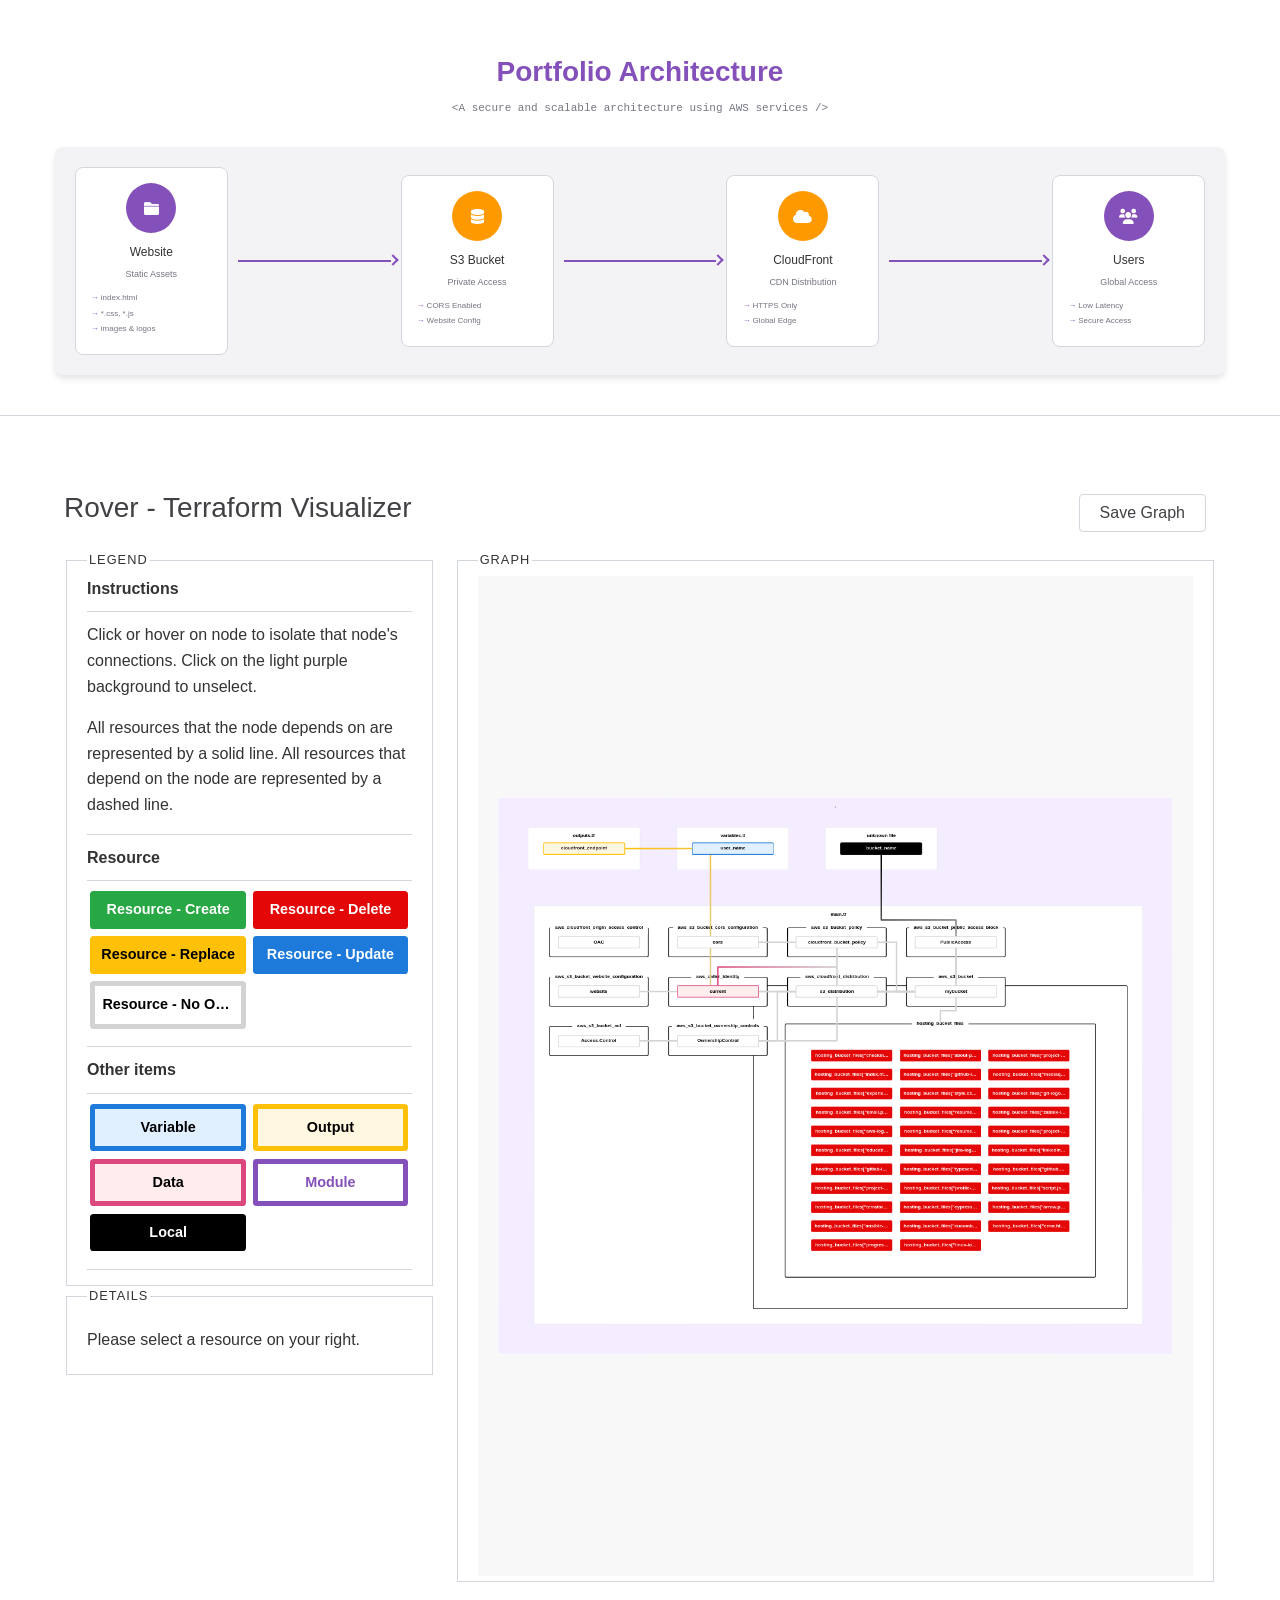
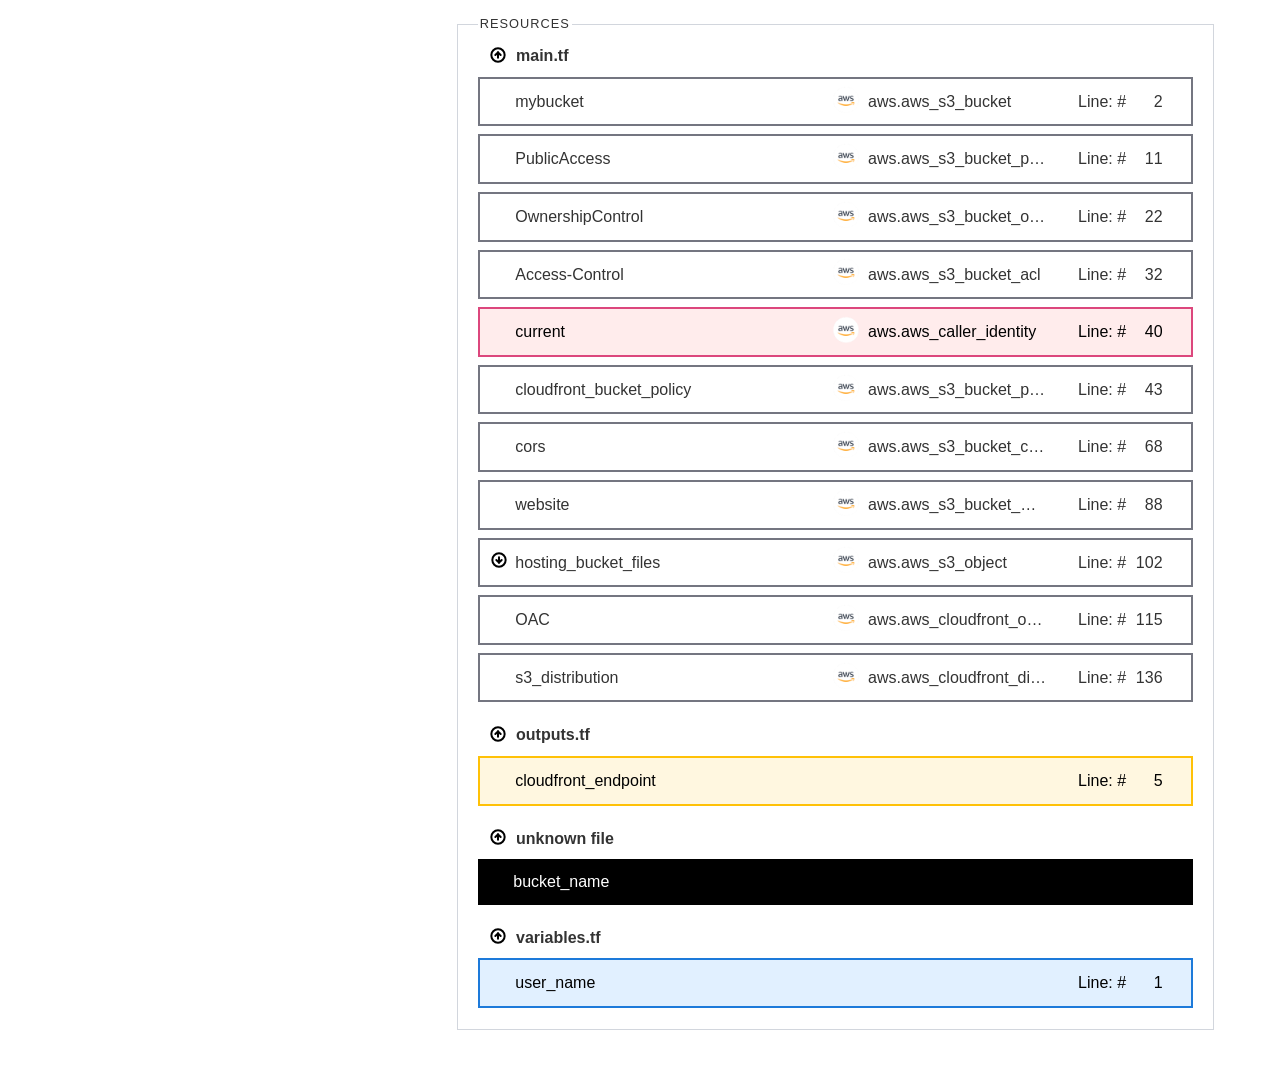
<file: rover/index.html>
<!DOCTYPE html>
<html lang="">

<head>
	<meta charset="utf-8">
	<meta http-equiv="X-UA-Compatible" content="IE=edge">
	<meta name="viewport" content="width=device-width, initial-scale=1.0, user-scalable=yes">
	<link rel=" icon" href="./favicon.ico">
	<title>ui</title>
	<link rel="stylesheet" href="./chota.min.css">
	<link rel="stylesheet" href="./style.css">
	<link href="./css/app.620d0115.css" rel="preload" as="style">
	<link href="./js/app.c464b443.js" rel="preload" as="script">
	<link href="./js/chunk-vendors.f533c4a1.js" rel="preload" as="script">
	<link href="./css/app.620d0115.css" rel="stylesheet">
	<script type="text/javascript" language="javascript" src="./map.js"></script>
	<script type="text/javascript" language="javascript" src="./rso.js"></script>
	<script type="text/javascript" language="javascript" src="./graph.js"></script>
	<link rel="stylesheet" href="https://cdnjs.cloudflare.com/ajax/libs/font-awesome/6.0.0/css/all.min.css">
	<link rel="stylesheet" href="mediaqueries.css">

<body><noscript><strong>We're sorry but ui doesn't work properly without JavaScript enabled. Please enable it to
			continue.</strong></noscript>

	<section id="architecture" class="architecture-section">
		<div class="container">
			<div class="header">
				<h1>Portfolio Architecture</h1>
				<p class="subtitle">&lt;A secure and scalable architecture using AWS services /&gt;</p>
			</div>

			<div class="architecture-diagram">
				<div class="flow-container">
					<div class="component source-component">
						<div class="icon-wrapper">
							<i class="fas fa-folder"></i>
						</div>
						<h3>Website</h3>
						<p>Static Assets</p>
						<ul class="file-list">
							<li>index.html</li>
							<li>*.css, *.js</li>
							<li>images & logos</li>
						</ul>
						<div class="glow"></div>
					</div>
					<div class="arrow">
						<div class="arrow-line"></div>
					</div>
					<div class="component aws-component">
						<div class="icon-wrapper aws">
							<i class="fas fa-database"></i>
						</div>
						<h3>S3 Bucket</h3>
						<p>Private Access</p>
						<ul class="feature-list">
							<li>CORS Enabled</li>
							<li>Website Config</li>
						</ul>
						<div class="glow"></div>
					</div>
					<div class="arrow">
						<div class="arrow-line"></div>
					</div>
					<div class="component aws-component">
						<div class="icon-wrapper aws">
							<i class="fas fa-cloud"></i>
						</div>
						<h3>CloudFront</h3>
						<p>CDN Distribution</p>
						<ul class="feature-list">
							<li>HTTPS Only</li>
							<li>Global Edge</li>
						</ul>
						<div class="glow"></div>
					</div>
					<div class="arrow">
						<div class="arrow-line"></div>
					</div>
					<div class="component users-component">
						<div class="icon-wrapper">
							<i class="fas fa-users"></i>
						</div>
						<h3>Users</h3>
						<p>Global Access</p>
						<ul class="feature-list">
							<li>Low Latency</li>
							<li>Secure Access</li>
						</ul>
						<div class="glow"></div>
					</div>
				</div>
			</div>
		</div>
	</section>

	<div id="app"></div>
	<script src="./js/chunk-vendors.f533c4a1.js"></script>
	<script src="./js/app.c464b443.js"></script>

	<style>
		.architecture-section {
			padding: 4rem 2rem;
			background: var(--bg-color);
			color: var(--font-color);
			border-bottom: 1px solid var(--color-lightGrey);
			overflow-x: hidden;
			overflow-y: auto;
			width: 100%;
		}

		.header {
			text-align: center;
			margin-bottom: 3rem;
		}

		.header h1 {
			font-size: 2.8rem;
			font-weight: 600;
			color: var(--color-primary);
			margin-bottom: 0.5rem;
		}

		.subtitle {
			font-family: var(--font-family-mono);
			color: var(--color-grey);
			font-size: 1.1rem;
		}

		.architecture-diagram {
			background: var(--bg-secondary-color);
			border-radius: 8px;
			padding: 2rem;
			box-shadow: 0 4px 6px rgba(0, 0, 0, 0.1);
		}

		.flow-container {
			display: grid;
			grid-template-columns: repeat(7, 1fr);
			gap: 1rem;
			align-items: center;
		}

		.component {
			grid-column: span 1;
			background: var(--bg-color);
			padding: 1.5rem;
			border-radius: 8px;
			text-align: center;
			transition: all 0.3s ease;
			border: 1px solid var(--color-lightGrey);
			position: relative;
		}

		.component:hover {
			transform: translateY(-5px);
			border-color: var(--color-primary);
			box-shadow: 0 5px 15px rgba(0, 0, 0, 0.1);
		}

		.icon-wrapper {
			width: 50px;
			height: 50px;
			margin: 0 auto 1rem;
			background: var(--color-primary);
			border-radius: 50%;
			display: flex;
			align-items: center;
			justify-content: center;
		}

		.icon-wrapper i {
			font-size: 1.5rem;
			color: white;
		}

		.icon-wrapper.aws {
			background: #FF9900;
		}

		.component h3 {
			font-size: 1.2rem;
			margin: 0.5rem 0;
			color: var(--font-color);
		}

		.component p {
			color: var(--color-grey);
			font-size: 0.9rem;
			margin-bottom: 1rem;
		}

		.file-list,
		.feature-list {
			list-style: none;
			padding: 0;
			margin: 0;
			font-size: 0.8rem;
			color: var(--color-grey);
			text-align: left;
		}

		.file-list li,
		.feature-list li {
			margin: 0.3rem 0;
			padding-left: 1rem;
			position: relative;
		}

		.file-list li:before,
		.feature-list li:before {
			content: '→';
			position: absolute;
			left: 0;
			color: var(--color-primary);
		}

		.arrow {
			position: relative;
			height: 2px;
			grid-column: span 1;
			display: flex;
			align-items: center;
		}

		.arrow-line {
			width: 100%;
			height: 2px;
			background: var(--color-primary);
			position: relative;
		}

		.arrow-line::after {
			content: '';
			position: absolute;
			right: -6px;
			top: -4px;
			width: 8px;
			height: 8px;
			border-top: 2px solid var(--color-primary);
			border-right: 2px solid var(--color-primary);
			transform: rotate(45deg);
		}

		@media (max-width: 768px) {
			.flow-container {
				grid-template-columns: 1fr;
				gap: 2rem;
			}

			.arrow {
				height: 30px;
				width: 2px;
				margin: 0 auto;
			}

			.arrow-line {
				height: 100%;
				width: 2px;
			}

			.arrow-line::after {
				right: -4px;
				top: auto;
				bottom: -6px;
				transform: rotate(135deg);
			}

			.component {
				margin: 0 auto;
				max-width: 300px;
			}
		}
	</style>

</body>

</html>
</file>
<file: rover/style.css>
body.dark {
  --bg-color: #181921;
  --bg-secondary-color: #1c1c3f;
  --font-color: #f5f5f5;
  --color-grey: #ccc;
  --color-darkGrey: #777;
}

:root {
  --color-primary: #8450ba; /* Terraform brand color */
}

.card {
  border: 1px solid var(--color-grey);
  box-shadow: none;
}
</file>
<file: rover/css/app.620d0115.css>
.title[data-v-bfab64d6] {
    padding: 0
}

#resource-details[data-v-4e3cd299] {
    position: sticky;
    top: 1em;
    min-width: 0
}

.tab-container[data-v-4e3cd299] {
    max-height: 70vh;
    overflow: scroll
}

fieldset[data-v-4e3cd299] {
    margin-bottom: 2em
}

.tabs a[data-v-4e3cd299]:hover {
    cursor: pointer
}

.resource-detail[data-v-4e3cd299],
.tab-container[data-v-4e3cd299] {
    padding: 1em 0
}

.tabs .disabled[data-v-4e3cd299]:hover {
    cursor: not-allowed;
    border-bottom: 4px solid var(--color-lightGrey)
}

p[data-v-4e3cd299] {
    word-break: break-all;
    white-space: normal
}

a[data-v-4e3cd299] {
    font-weight: 700;
    border-width: 4px !important
}

.key[data-v-4e3cd299] {
    font-weight: 700;
    font-size: .9em;
    text-transform: uppercase;
    margin: 0
}

dd[data-v-4e3cd299] {
    display: inline-block
}

dt.value[data-v-4e3cd299] {
    margin: .5em 0 1em 0;
    padding: .5em;
    font-size: 1em;
    background-color: #f4ecff;
    color: #000;
    display: flex;
    align-items: center;
    justify-content: space-between
}

.resource-id[data-v-4e3cd299] {
    word-wrap: break-word;
    overflow: hidden;
    width: 100%
}

.resource-action[data-v-4e3cd299] {
    float: right
}

.is-child-resource[data-v-4e3cd299] {
    display: block
}

.is-child-resource[data-v-4e3cd299],
.unknown-value[data-v-4e3cd299] {
    text-align: center;
    font-weight: 700;
    font-style: italic
}

.copy-button[data-v-4e3cd299] {
    font-size: .9em;
    padding: 1rem;
    align-items: flex-end;
    background-color: #8450ba;
    color: #fff;
    font-weight: 700
}

.copy-button[data-v-4e3cd299]:hover {
    cursor: pointer
}

#cytoscape-div {
    height: 1000px !important;
    background-color: #f8f8f8 !important
}

.node {
    width: 14em;
    font-size: 2em;
    overflow: hidden;
    white-space: nowrap;
    text-overflow: ellipsis;
    text-align: center;
    padding: .5em .5em;
    border-radius: .25em;
    background-color: #fff;
    color: #000;
    font-weight: 700;
    cursor: pointer;
    border: 5px solid #d3d3d3
}

.node:hover {
    transform: scale(1.02)
}

.resource-type {
    width: 20em;
    font-size: 2em;
    height: 100%
}

.create {
    background-color: #28a745
}

.create,
.delete {
    color: #fff;
    font-weight: 700;
    border: 0
}

.delete {
    background-color: #e40707
}

.update {
    background-color: #1d7ada;
    color: #fff
}

.replace,
.update {
    font-weight: 700;
    border: 0
}

.replace {
    background-color: #ffc107;
    color: #000
}

.output {
    background-color: #fff7e0;
    border: 5px solid #ffc107
}

.output,
.variable {
    color: #000;
    font-weight: 700
}

.variable {
    background-color: #e1f0ff;
    border: 5px solid #1d7ada
}

.data {
    background-color: #ffecec;
    border: 5px solid #dc477d;
    color: #000
}

.data,
.locals {
    font-weight: 700
}

.locals {
    background-color: #000;
    color: #fff;
    border: 0
}

fieldset[data-v-11c2dcd0] {
    margin-bottom: 2em
}

.graph-enter-active[data-v-11c2dcd0],
.graph-enter-active legend[data-v-11c2dcd0],
.graph-leave-active[data-v-11c2dcd0],
.graph-leave-active legend[data-v-11c2dcd0] {
    transition: all .2s ease;
    overflow: hidden
}

.graph-enter[data-v-11c2dcd0],
.graph-enter legend[data-v-11c2dcd0],
.graph-leave-to[data-v-11c2dcd0],
.graph-leave-to legend[data-v-11c2dcd0] {
    height: 0;
    padding: 0;
    margin: 0;
    opacity: 0
}

.card[data-v-2a9b2d96] {
    margin: .5em 0;
    border-radius: 0;
    border-width: 2px;
    font-weight: 400
}

.tag[data-v-2a9b2d96] {
    border: 1px solid var(--color-grey)
}

.card.child[data-v-2a9b2d96] {
    margin: 0 -1.3em
}

.card.child[data-v-2a9b2d96]:hover {
    border-width: 2px;
    border-left: 0 solid;
    border-right: 0 solid;
    filter: brightness(.95)
}

.col[data-v-2a9b2d96] {
    margin-bottom: 0
}

.resource-main[data-v-2a9b2d96]:hover {
    cursor: pointer;
    filter: brightness(.95)
}

.child.resource-main[data-v-2a9b2d96] {
    border-left: 1px solid;
    border-right: 1px solid
}

.dark .resource-main[data-v-2a9b2d96]:hover {
    cursor: pointer;
    background-color: #0d032b
}

.dark .child.resource-main[data-v-2a9b2d96] {
    background-color: #1c1c3f
}

.dark .child.resource-main[data-v-2a9b2d96]:hover {
    background-color: #131342 !important
}

.resource-col[data-v-2a9b2d96] {
    margin-left: .1em
}

.resource-action[data-v-2a9b2d96] {
    float: left;
    margin: 0;
    margin-right: .5em
}

.file-expand-icon[data-v-2a9b2d96],
.resource-action-icon[data-v-2a9b2d96] {
    width: 1em;
    padding-top: .1em
}

.dark .multi-tag[data-v-2a9b2d96] {
    filter: invert(100%)
}

.resource-name[data-v-2a9b2d96] {
    width: 80%;
    white-space: nowrap;
    overflow: hidden;
    text-overflow: ellipsis;
    float: left
}

.provider-icon-tag[data-v-2a9b2d96] {
    float: left;
    margin: 0 1em 0 0 !important;
    font-weight: 700
}

.provider-icon[data-v-2a9b2d96] {
    float: left;
    width: 1.75em;
    margin: -.2em .5em 0 -.3em !important
}

.provider-resource-name[data-v-2a9b2d96] {
    width: 85%;
    white-space: nowrap;
    overflow: hidden;
    text-overflow: ellipsis;
    float: left
}

.line-number[data-v-2a9b2d96] {
    display: inline-block;
    min-width: 2em
}

.resources-enter-active[data-v-2a9b2d96],
.resources-leave-active[data-v-2a9b2d96] {
    transition: all .2s ease;
    overflow: hidden
}

.resources-enter[data-v-2a9b2d96],
.resources-leave-to[data-v-2a9b2d96] {
    height: 0;
    padding: 0;
    margin: 0;
    opacity: 0
}

.module[data-v-2a9b2d96] {
    border: 2px solid #8450ba
}

.resource-card.create[data-v-2a9b2d96] {
    border-color: #28a745
}

.resource-card.output[data-v-2a9b2d96] {
    border-color: #ffc107
}

.resource-card.delete[data-v-2a9b2d96] {
    border-color: #e40707
}

.resource-card.update[data-v-2a9b2d96] {
    border-color: #1d7ada
}

.resource-card.replace[data-v-2a9b2d96] {
    border-color: #ffc107
}

.resource-type-card[data-v-2a9b2d96] {
    margin-top: .5em !important
}

.file[data-v-3d7b7730] {
    margin-bottom: 1em
}

.file-name[data-v-3d7b7730] {
    margin-bottom: 0;
    margin-top: .25em
}

.file-name[data-v-3d7b7730]:hover {
    cursor: pointer
}

.resources-enter-active[data-v-3d7b7730],
.resources-leave-active[data-v-3d7b7730] {
    transition: all .2s ease;
    overflow: hidden
}

.resources-enter[data-v-3d7b7730],
.resources-leave-to[data-v-3d7b7730] {
    height: 0;
    padding: 0;
    margin: 0;
    opacity: 0
}

.file-expand-icon[data-v-3d7b7730] {
    width: 1em;
    padding-top: .1em;
    margin-left: 1.4em
}

fieldset[data-v-1cda27d5] {
    margin-bottom: 2em
}

#app[data-v-5cf12920] {
    font-family: Avenir, Helvetica, Arial, sans-serif;
    -webkit-font-smoothing: antialiased;
    -moz-osx-font-smoothing: grayscale;
    margin: 0 auto;
    margin-top: 60px;
    width: 90%
}

.node[data-v-5cf12920] {
    display: inline-block;
    margin: 0 1%;
    width: 48%;
    font-size: .9em
}

.module[data-v-5cf12920] {
    border: 5px solid #8450ba;
    color: #8450ba
}
</file>
<file: rover/mediaqueries.css>
/* Large Screens (1200px and above) */
@media screen and (min-width: 1200px) {
    .architecture-section {
        padding: 6rem 4rem;
    }

    .flow-container {
        grid-template-columns: repeat(7, 1fr);
        gap: 2rem;
        max-width: 1400px;
        margin: 0 auto;
    }

    .component {
        padding: 2rem;
    }
}

/* Medium Screens (992px to 1199px) */
@media screen and (max-width: 1199px) {
    .architecture-section {
        padding: 5rem 3rem;
    }

    .header h1 {
        font-size: 2.5rem;
    }

    .flow-container {
        grid-template-columns: repeat(4, 1fr);
        gap: 1.5rem;
    }

    .component {
        padding: 1.5rem;
        grid-column: span 1;
    }

    .arrow {
        display: none;
    }
}

/* Tablet Screens (768px to 991px) */
@media screen and (max-width: 991px) {
    .architecture-section {
        padding: 4rem 2rem;
    }

    .header h1 {
        font-size: 2.2rem;
    }

    .subtitle {
        font-size: 1rem;
    }

    .flow-container {
        grid-template-columns: 1fr;
        gap: 2rem;
    }

    .component {
        grid-column: span 1;
        max-width: none;
        min-width: 200px;
    }

    .connection {
        height: 50px;
        width: 2px;
        margin: 0 auto;
    }

    .data-stream {
        height: 20px;
        width: 6px;
        animation: streamDataVertical 2s infinite linear;
    }

    @keyframes streamDataVertical {
        0% {
            transform: translateY(0);
            opacity: 1;
        }

        100% {
            transform: translateY(calc(100% + 20px));
            opacity: 0.3;
        }
    }

    .circuit-node {
        top: -6px;
        left: 50%;
        transform: translateX(-50%);
    }
}

/* Mobile Landscape (576px to 767px) */
@media screen and (max-width: 767px) {
    .architecture-section {
        padding: 3rem 1.5rem;
        min-height: auto;
    }

    .header h1 {
        font-size: 2rem;
    }

    .flow-container {
        grid-template-columns: 1fr;
        gap: 1.5rem;
        width: 100%;
        max-width: 400px;
        margin: 0 auto;
    }

    .component {
        margin: 0 auto;
        width: 100%;
        min-width: unset;
    }

    .file-list li,
    .feature-list li {
        font-size: 0.9rem;
    }
}

/* Mobile Portrait (575px and below) */
@media screen and (max-width: 575px) {
    .architecture-section {
        padding: 2rem 1rem;
    }

    .header h1 {
        font-size: 1.8rem;
    }

    .subtitle {
        font-size: 0.9rem;
    }

    .component {
        padding: 1.2rem;
        max-width: 100%;
    }

    .icon-wrapper {
        width: 40px;
        height: 40px;
    }

    .icon-wrapper i {
        font-size: 1.2rem;
    }

    .component h3 {
        font-size: 1.1rem;
    }

    .component p {
        font-size: 0.8rem;
    }

    .flow-container {
        max-width: 100%;
    }
}

/* Height-based Media Queries */
@media screen and (max-height: 800px) {
    .architecture-section {
        padding: 3rem 2rem;
    }
}

@media screen and (max-height: 600px) {
    .architecture-section {
        padding: 2rem 1rem;
        min-height: auto;
    }
}

/* Dark Mode */
@media (prefers-color-scheme: dark) {
    .architecture-section {
        background: var(--bg-color);
    }

    .component {
        background: rgba(255, 255, 255, 0.05);
    }

    .arrow-line {
        background: var(--color-primary);
    }
}

/* Print Media Query */
@media print {
    .architecture-section {
        padding: 1cm;
    }

    .component {
        break-inside: avoid;
        page-break-inside: avoid;
    }
}

/* High DPI Screens */
@media (-webkit-min-device-pixel-ratio: 2),
(min-resolution: 192dpi) {
    .icon-wrapper i {
        -webkit-font-smoothing: antialiased;
        -moz-osx-font-smoothing: grayscale;
    }
}

/* Hover Support */
@media (hover: hover) {
    .component:hover {
        transform: translateY(-5px);
        transition: transform 0.3s ease;
    }
}

/* Reduced Motion */
@media (prefers-reduced-motion: reduce) {
    .component {
        transition: none;
    }

    .component:hover {
        transform: none;
    }
}

@media screen and (max-width: 1200px) {
    .flow-container {
        grid-template-columns: 1fr 0.5fr 1fr 0.5fr 1fr 0.5fr 1fr;
    }
}
</file>
<file: rover/chota.min.css>
/*! chota.css v0.8.0 | MIT License | github.com/jenil/chota */
:root {
    --bg-color: #fff;
    --bg-secondary-color: #f3f3f6;
    --color-primary: #14854f;
    --color-lightGrey: #d2d6dd;
    --color-grey: #747681;
    --color-darkGrey: #3f4144;
    --color-error: #d43939;
    --color-success: #28bd14;
    --grid-maxWidth: 120rem;
    --grid-gutter: 2rem;
    --font-size: 1.6rem;
    --font-color: #333;
    --font-family-sans: -apple-system, BlinkMacSystemFont, Avenir, "Avenir Next", "Segoe UI", "Roboto", "Oxygen", "Ubuntu", "Cantarell", "Fira Sans", "Droid Sans", "Helvetica Neue", sans-serif;
    --font-family-mono: monaco, "Consolas", "Lucida Console", monospace
}

html {
    -webkit-box-sizing: border-box;
    box-sizing: border-box;
    font-size: 62.5%;
    line-height: 1.15;
    -ms-text-size-adjust: 100%;
    -webkit-text-size-adjust: 100%
}

*,
:after,
:before {
    -webkit-box-sizing: inherit;
    box-sizing: inherit
}

* {
    scrollbar-width: thin;
    scrollbar-color: var(--color-lightGrey) var(--bg-primary)
}

::-webkit-scrollbar {
    width: 8px
}

::-webkit-scrollbar-track {
    background: var(--bg-primary)
}

::-webkit-scrollbar-thumb {
    background: var(--color-lightGrey)
}

body {
    background-color: var(--bg-color);
    line-height: 1.6;
    font-size: var(--font-size);
    color: var(--font-color);
    font-family: Segoe UI, Helvetica Neue, sans-serif;
    font-family: var(--font-family-sans);
    margin: 0;
    padding: 0
}

h1,
h2,
h3,
h4,
h5,
h6 {
    font-weight: 500;
    margin: .35em 0 .7em
}

h1 {
    font-size: 2em
}

h2 {
    font-size: 1.75em
}

h3 {
    font-size: 1.5em
}

h4 {
    font-size: 1.25em
}

h5 {
    font-size: 1em
}

h6 {
    font-size: .85em
}

a {
    color: var(--color-primary);
    text-decoration: none
}

a:hover:not(.button) {
    opacity: .75
}

button {
    font-family: inherit
}

p {
    margin-top: 0
}

blockquote {
    background-color: var(--bg-secondary-color);
    padding: 1.5rem 2rem;
    border-left: 3px solid var(--color-lightGrey)
}

dl dt {
    font-weight: 700
}

hr {
    background-color: var(--color-lightGrey);
    height: 1px;
    margin: 1rem 0
}

hr,
table {
    border: none
}

table {
    width: 100%;
    border-collapse: collapse;
    border-spacing: 0;
    text-align: left
}

table.striped tr:nth-of-type(2n) {
    background-color: var(--bg-secondary-color)
}

td,
th {
    vertical-align: middle;
    padding: 1.2rem .4rem
}

thead {
    border-bottom: 2px solid var(--color-lightGrey)
}

tfoot {
    border-top: 2px solid var(--color-lightGrey)
}

code,
kbd,
pre,
samp,
tt {
    font-family: var(--font-family-mono)
}

code,
kbd {
    font-size: 90%;
    white-space: pre-wrap;
    border-radius: 4px;
    padding: .2em .4em;
    color: var(--color-error)
}

code,
kbd,
pre {
    background-color: var(--bg-secondary-color)
}

pre {
    font-size: 1em;
    padding: 1rem;
    overflow-x: auto
}

pre code {
    background: none;
    padding: 0
}

abbr[title] {
    border-bottom: none;
    text-decoration: underline;
    -webkit-text-decoration: underline dotted;
    text-decoration: underline dotted
}

img {
    max-width: 100%
}

fieldset {
    border: 1px solid var(--color-lightGrey)
}

iframe {
    border: 0
}

.container {
    max-width: var(--grid-maxWidth);
    margin: 0 auto;
    width: 96%;
    padding: 0 calc(var(--grid-gutter)/2)
}

.row {
    display: -webkit-box;
    display: -ms-flexbox;
    display: flex;
    -webkit-box-direction: normal;
    -ms-flex-flow: row wrap;
    flex-flow: row wrap;
    -webkit-box-pack: start;
    -ms-flex-pack: start;
    justify-content: flex-start;
    margin-left: calc(var(--grid-gutter)/-2);
    margin-right: calc(var(--grid-gutter)/-2)
}

.row,
.row.reverse {
    -webkit-box-orient: horizontal
}

.row.reverse {
    -webkit-box-direction: reverse;
    -ms-flex-direction: row-reverse;
    flex-direction: row-reverse
}

.col {
    -webkit-box-flex: 1;
    -ms-flex: 1;
    flex: 1
}

.col,
[class*=" col-"],
[class^=col-] {
    margin: 0 calc(var(--grid-gutter)/2) calc(var(--grid-gutter)/2)
}

.col-1 {
    -ms-flex: 0 0 calc(8.33333% - var(--grid-gutter));
    flex: 0 0 calc(8.33333% - var(--grid-gutter));
    max-width: calc(8.33333% - var(--grid-gutter))
}

.col-1,
.col-2 {
    -webkit-box-flex: 0
}

.col-2 {
    -ms-flex: 0 0 calc(16.66667% - var(--grid-gutter));
    flex: 0 0 calc(16.66667% - var(--grid-gutter));
    max-width: calc(16.66667% - var(--grid-gutter))
}

.col-3 {
    -ms-flex: 0 0 calc(25% - var(--grid-gutter));
    flex: 0 0 calc(25% - var(--grid-gutter));
    max-width: calc(25% - var(--grid-gutter))
}

.col-3,
.col-4 {
    -webkit-box-flex: 0
}

.col-4 {
    -ms-flex: 0 0 calc(33.33333% - var(--grid-gutter));
    flex: 0 0 calc(33.33333% - var(--grid-gutter));
    max-width: calc(33.33333% - var(--grid-gutter))
}

.col-5 {
    -ms-flex: 0 0 calc(41.66667% - var(--grid-gutter));
    flex: 0 0 calc(41.66667% - var(--grid-gutter));
    max-width: calc(41.66667% - var(--grid-gutter))
}

.col-5,
.col-6 {
    -webkit-box-flex: 0
}

.col-6 {
    -ms-flex: 0 0 calc(50% - var(--grid-gutter));
    flex: 0 0 calc(50% - var(--grid-gutter));
    max-width: calc(50% - var(--grid-gutter))
}

.col-7 {
    -ms-flex: 0 0 calc(58.33333% - var(--grid-gutter));
    flex: 0 0 calc(58.33333% - var(--grid-gutter));
    max-width: calc(58.33333% - var(--grid-gutter))
}

.col-7,
.col-8 {
    -webkit-box-flex: 0
}

.col-8 {
    -ms-flex: 0 0 calc(66.66667% - var(--grid-gutter));
    flex: 0 0 calc(66.66667% - var(--grid-gutter));
    max-width: calc(66.66667% - var(--grid-gutter))
}

.col-9 {
    -ms-flex: 0 0 calc(75% - var(--grid-gutter));
    flex: 0 0 calc(75% - var(--grid-gutter));
    max-width: calc(75% - var(--grid-gutter))
}

.col-9,
.col-10 {
    -webkit-box-flex: 0
}

.col-10 {
    -ms-flex: 0 0 calc(83.33333% - var(--grid-gutter));
    flex: 0 0 calc(83.33333% - var(--grid-gutter));
    max-width: calc(83.33333% - var(--grid-gutter))
}

.col-11 {
    -ms-flex: 0 0 calc(91.66667% - var(--grid-gutter));
    flex: 0 0 calc(91.66667% - var(--grid-gutter));
    max-width: calc(91.66667% - var(--grid-gutter))
}

.col-11,
.col-12 {
    -webkit-box-flex: 0
}

.col-12 {
    -ms-flex: 0 0 calc(100% - var(--grid-gutter));
    flex: 0 0 calc(100% - var(--grid-gutter));
    max-width: calc(100% - var(--grid-gutter))
}

@media screen and (max-width:599px) {
    .container {
        width: 100%
    }

    .col,
    [class*=col-],
    [class^=col-] {
        -webkit-box-flex: 0;
        -ms-flex: 0 1 100%;
        flex: 0 1 100%;
        max-width: 100%
    }
}

@media screen and (min-width:900px) {
    .col-1-md {
        -webkit-box-flex: 0;
        -ms-flex: 0 0 calc(8.33333% - var(--grid-gutter));
        flex: 0 0 calc(8.33333% - var(--grid-gutter));
        max-width: calc(8.33333% - var(--grid-gutter))
    }

    .col-2-md {
        -webkit-box-flex: 0;
        -ms-flex: 0 0 calc(16.66667% - var(--grid-gutter));
        flex: 0 0 calc(16.66667% - var(--grid-gutter));
        max-width: calc(16.66667% - var(--grid-gutter))
    }

    .col-3-md {
        -webkit-box-flex: 0;
        -ms-flex: 0 0 calc(25% - var(--grid-gutter));
        flex: 0 0 calc(25% - var(--grid-gutter));
        max-width: calc(25% - var(--grid-gutter))
    }

    .col-4-md {
        -webkit-box-flex: 0;
        -ms-flex: 0 0 calc(33.33333% - var(--grid-gutter));
        flex: 0 0 calc(33.33333% - var(--grid-gutter));
        max-width: calc(33.33333% - var(--grid-gutter))
    }

    .col-5-md {
        -webkit-box-flex: 0;
        -ms-flex: 0 0 calc(41.66667% - var(--grid-gutter));
        flex: 0 0 calc(41.66667% - var(--grid-gutter));
        max-width: calc(41.66667% - var(--grid-gutter))
    }

    .col-6-md {
        -webkit-box-flex: 0;
        -ms-flex: 0 0 calc(50% - var(--grid-gutter));
        flex: 0 0 calc(50% - var(--grid-gutter));
        max-width: calc(50% - var(--grid-gutter))
    }

    .col-7-md {
        -webkit-box-flex: 0;
        -ms-flex: 0 0 calc(58.33333% - var(--grid-gutter));
        flex: 0 0 calc(58.33333% - var(--grid-gutter));
        max-width: calc(58.33333% - var(--grid-gutter))
    }

    .col-8-md {
        -webkit-box-flex: 0;
        -ms-flex: 0 0 calc(66.66667% - var(--grid-gutter));
        flex: 0 0 calc(66.66667% - var(--grid-gutter));
        max-width: calc(66.66667% - var(--grid-gutter))
    }

    .col-9-md {
        -webkit-box-flex: 0;
        -ms-flex: 0 0 calc(75% - var(--grid-gutter));
        flex: 0 0 calc(75% - var(--grid-gutter));
        max-width: calc(75% - var(--grid-gutter))
    }

    .col-10-md {
        -webkit-box-flex: 0;
        -ms-flex: 0 0 calc(83.33333% - var(--grid-gutter));
        flex: 0 0 calc(83.33333% - var(--grid-gutter));
        max-width: calc(83.33333% - var(--grid-gutter))
    }

    .col-11-md {
        -webkit-box-flex: 0;
        -ms-flex: 0 0 calc(91.66667% - var(--grid-gutter));
        flex: 0 0 calc(91.66667% - var(--grid-gutter));
        max-width: calc(91.66667% - var(--grid-gutter))
    }

    .col-12-md {
        -webkit-box-flex: 0;
        -ms-flex: 0 0 calc(100% - var(--grid-gutter));
        flex: 0 0 calc(100% - var(--grid-gutter));
        max-width: calc(100% - var(--grid-gutter))
    }
}

@media screen and (min-width:1200px) {
    .col-1-lg {
        -webkit-box-flex: 0;
        -ms-flex: 0 0 calc(8.33333% - var(--grid-gutter));
        flex: 0 0 calc(8.33333% - var(--grid-gutter));
        max-width: calc(8.33333% - var(--grid-gutter))
    }

    .col-2-lg {
        -webkit-box-flex: 0;
        -ms-flex: 0 0 calc(16.66667% - var(--grid-gutter));
        flex: 0 0 calc(16.66667% - var(--grid-gutter));
        max-width: calc(16.66667% - var(--grid-gutter))
    }

    .col-3-lg {
        -webkit-box-flex: 0;
        -ms-flex: 0 0 calc(25% - var(--grid-gutter));
        flex: 0 0 calc(25% - var(--grid-gutter));
        max-width: calc(25% - var(--grid-gutter))
    }

    .col-4-lg {
        -webkit-box-flex: 0;
        -ms-flex: 0 0 calc(33.33333% - var(--grid-gutter));
        flex: 0 0 calc(33.33333% - var(--grid-gutter));
        max-width: calc(33.33333% - var(--grid-gutter))
    }

    .col-5-lg {
        -webkit-box-flex: 0;
        -ms-flex: 0 0 calc(41.66667% - var(--grid-gutter));
        flex: 0 0 calc(41.66667% - var(--grid-gutter));
        max-width: calc(41.66667% - var(--grid-gutter))
    }

    .col-6-lg {
        -webkit-box-flex: 0;
        -ms-flex: 0 0 calc(50% - var(--grid-gutter));
        flex: 0 0 calc(50% - var(--grid-gutter));
        max-width: calc(50% - var(--grid-gutter))
    }

    .col-7-lg {
        -webkit-box-flex: 0;
        -ms-flex: 0 0 calc(58.33333% - var(--grid-gutter));
        flex: 0 0 calc(58.33333% - var(--grid-gutter));
        max-width: calc(58.33333% - var(--grid-gutter))
    }

    .col-8-lg {
        -webkit-box-flex: 0;
        -ms-flex: 0 0 calc(66.66667% - var(--grid-gutter));
        flex: 0 0 calc(66.66667% - var(--grid-gutter));
        max-width: calc(66.66667% - var(--grid-gutter))
    }

    .col-9-lg {
        -webkit-box-flex: 0;
        -ms-flex: 0 0 calc(75% - var(--grid-gutter));
        flex: 0 0 calc(75% - var(--grid-gutter));
        max-width: calc(75% - var(--grid-gutter))
    }

    .col-10-lg {
        -webkit-box-flex: 0;
        -ms-flex: 0 0 calc(83.33333% - var(--grid-gutter));
        flex: 0 0 calc(83.33333% - var(--grid-gutter));
        max-width: calc(83.33333% - var(--grid-gutter))
    }

    .col-11-lg {
        -webkit-box-flex: 0;
        -ms-flex: 0 0 calc(91.66667% - var(--grid-gutter));
        flex: 0 0 calc(91.66667% - var(--grid-gutter));
        max-width: calc(91.66667% - var(--grid-gutter))
    }

    .col-12-lg {
        -webkit-box-flex: 0;
        -ms-flex: 0 0 calc(100% - var(--grid-gutter));
        flex: 0 0 calc(100% - var(--grid-gutter));
        max-width: calc(100% - var(--grid-gutter))
    }
}

fieldset {
    padding: .5rem 2rem
}

legend {
    text-transform: uppercase;
    font-size: .8em;
    letter-spacing: .1rem
}

input:not([type=checkbox]):not([type=radio]):not([type=submit]):not([type=color]):not([type=button]):not([type=reset]),
select,
textarea,
textarea[type=text] {
    font-family: inherit;
    padding: .8rem 1rem;
    border-radius: 4px;
    border: 1px solid var(--color-lightGrey);
    font-size: 1em;
    -webkit-transition: all .2s ease;
    transition: all .2s ease;
    display: block;
    width: 100%
}

input:not([type=checkbox]):not([type=radio]):not([type=submit]):not([type=color]):not([type=button]):not([type=reset]):not(:disabled):hover,
select:hover,
textarea:hover,
textarea[type=text]:hover {
    border-color: var(--color-grey)
}

input:not([type=checkbox]):not([type=radio]):not([type=submit]):not([type=color]):not([type=button]):not([type=reset]):focus,
select:focus,
textarea:focus,
textarea[type=text]:focus {
    outline: none;
    border-color: var(--color-primary);
    -webkit-box-shadow: 0 0 1px var(--color-primary);
    box-shadow: 0 0 1px var(--color-primary)
}

input.error:not([type=checkbox]):not([type=radio]):not([type=submit]):not([type=color]):not([type=button]):not([type=reset]),
textarea.error {
    border-color: var(--color-error)
}

input.success:not([type=checkbox]):not([type=radio]):not([type=submit]):not([type=color]):not([type=button]):not([type=reset]),
textarea.success {
    border-color: var(--color-success)
}

select {
    -webkit-appearance: none;
    background: #f3f3f6 no-repeat 100%;
    background-size: 1ex;
    background-origin: content-box;
    background-image: url("data:image/svg+xml;utf8,<svg xmlns='http://www.w3.org/2000/svg' width='60' height='40' fill='%23555'><polygon points='0,0 60,0 30,40'/></svg>")
}

[type=checkbox],
[type=radio] {
    width: 1.6rem;
    height: 1.6rem
}

.button,
[type=button],
[type=reset],
[type=submit],
button {
    padding: 1rem 2.5rem;
    color: var(--color-darkGrey);
    background: var(--color-lightGrey);
    border-radius: 4px;
    border: 1px solid transparent;
    font-size: var(--font-size);
    line-height: 1;
    text-align: center;
    -webkit-transition: opacity .2s ease;
    transition: opacity .2s ease;
    text-decoration: none;
    -webkit-transform: scale(1);
    transform: scale(1);
    display: inline-block;
    cursor: pointer
}

.grouped {
    display: -webkit-box;
    display: -ms-flexbox;
    display: flex
}

.grouped>:not(:last-child) {
    margin-right: 16px
}

.grouped.gapless>* {
    margin: 0 0 0 -1px !important;
    border-radius: 0 !important
}

.grouped.gapless>:first-child {
    margin: 0 !important;
    border-radius: 4px 0 0 4px !important
}

.grouped.gapless>:last-child {
    border-radius: 0 4px 4px 0 !important
}

.button+.button {
    margin-left: 1rem
}

.button:hover,
[type=button]:hover,
[type=reset]:hover,
[type=submit]:hover,
button:hover {
    opacity: .8
}

.button:active,
[type=button]:active,
[type=reset]:active,
[type=submit]:active,
button:active {
    -webkit-transform: scale(.98);
    transform: scale(.98)
}

button:disabled,
button:disabled:hover,
input:disabled,
input:disabled:hover {
    opacity: .4;
    cursor: not-allowed
}

.button.dark,
.button.error,
.button.primary,
.button.secondary,
.button.success,
[type=submit] {
    color: #fff;
    z-index: 1;
    background-color: #000;
    background-color: var(--color-primary)
}

.button.secondary {
    background-color: var(--color-grey)
}

.button.dark {
    background-color: var(--color-darkGrey)
}

.button.error {
    background-color: var(--color-error)
}

.button.success {
    background-color: var(--color-success)
}

.button.outline {
    background-color: transparent;
    border-color: var(--color-lightGrey)
}

.button.outline.primary {
    border-color: var(--color-primary);
    color: var(--color-primary)
}

.button.outline.secondary {
    border-color: var(--color-grey);
    color: var(--color-grey)
}

.button.outline.dark {
    border-color: var(--color-darkGrey);
    color: var(--color-darkGrey)
}

.button.clear {
    background-color: transparent;
    border-color: transparent;
    color: var(--color-primary)
}

.button.icon {
    display: -webkit-inline-box;
    display: -ms-inline-flexbox;
    display: inline-flex;
    -webkit-box-align: center;
    -ms-flex-align: center;
    align-items: center
}

.button.icon>img {
    margin-left: 2px
}

.button.icon-only {
    padding: 1rem
}

::-webkit-input-placeholder {
    color: #bdbfc4
}

::-moz-placeholder {
    color: #bdbfc4
}

:-ms-input-placeholder {
    color: #bdbfc4
}

::-ms-input-placeholder {
    color: #bdbfc4
}

::placeholder {
    color: #bdbfc4
}

.nav {
    display: -webkit-box;
    display: -ms-flexbox;
    display: flex;
    min-height: 5rem;
    -webkit-box-align: stretch;
    -ms-flex-align: stretch;
    align-items: stretch
}

.nav img {
    max-height: 3rem
}

.nav-center,
.nav-left,
.nav-right,
.nav>.container {
    display: -webkit-box;
    display: -ms-flexbox;
    display: flex
}

.nav-center,
.nav-left,
.nav-right {
    -webkit-box-flex: 1;
    -ms-flex: 1;
    flex: 1
}

.nav-left {
    -webkit-box-pack: start;
    -ms-flex-pack: start;
    justify-content: flex-start
}

.nav-right {
    -webkit-box-pack: end;
    -ms-flex-pack: end;
    justify-content: flex-end
}

.nav-center {
    -webkit-box-pack: center;
    -ms-flex-pack: center;
    justify-content: center
}

@media screen and (max-width:480px) {

    .nav,
    .nav>.container {
        -webkit-box-orient: vertical;
        -webkit-box-direction: normal;
        -ms-flex-direction: column;
        flex-direction: column
    }

    .nav-center,
    .nav-left,
    .nav-right {
        -ms-flex-wrap: wrap;
        flex-wrap: wrap;
        -webkit-box-pack: center;
        -ms-flex-pack: center;
        justify-content: center
    }
}

.nav .brand,
.nav a {
    text-decoration: none;
    display: -webkit-box;
    display: -ms-flexbox;
    display: flex;
    -webkit-box-align: center;
    -ms-flex-align: center;
    align-items: center;
    padding: 1rem 2rem;
    color: var(--color-darkGrey)
}

.nav .active:not(.button),
.nav [aria-current=page]:not(.button) {
    color: #000;
    color: var(--color-primary)
}

.nav .brand {
    font-size: 1.75em;
    padding-top: 0;
    padding-bottom: 0
}

.nav .brand img {
    padding-right: 1rem
}

.nav .button {
    margin: auto 1rem
}

.card {
    padding: 1rem 2rem;
    border-radius: 4px;
    background: var(--bg-color);
    -webkit-box-shadow: 0 1px 3px var(--color-grey);
    box-shadow: 0 1px 3px var(--color-grey)
}

.card p:last-child {
    margin: 0
}

.card header>* {
    margin-top: 0;
    margin-bottom: 1rem
}

.tabs {
    display: -webkit-box;
    display: -ms-flexbox;
    display: flex
}

.tabs a {
    text-decoration: none
}

.tabs>.dropdown>summary,
.tabs>a {
    padding: 1rem 2rem;
    -webkit-box-flex: 0;
    -ms-flex: 0 1 auto;
    flex: 0 1 auto;
    color: var(--color-darkGrey);
    border-bottom: 2px solid var(--color-lightGrey);
    text-align: center
}

.tabs>a.active,
.tabs>a:hover,
.tabs>a[aria-current=page] {
    opacity: 1;
    border-bottom: 2px solid var(--color-darkGrey)
}

.tabs>a.active,
.tabs>a[aria-current=page] {
    border-color: var(--color-primary)
}

.tabs.is-full a {
    -webkit-box-flex: 1;
    -ms-flex: 1 1 auto;
    flex: 1 1 auto
}

.tag {
    display: inline-block;
    border: 1px solid var(--color-lightGrey);
    text-transform: uppercase;
    color: var(--color-grey);
    padding: .5rem;
    line-height: 1;
    letter-spacing: .5px
}

.tag.is-small {
    padding: .4rem;
    font-size: .75em
}

.tag.is-large {
    padding: .7rem;
    font-size: 1.125em
}

.tag+.tag {
    margin-left: 1rem
}

details.dropdown {
    position: relative;
    display: inline-block
}

details.dropdown>:last-child {
    position: absolute;
    left: 0;
    white-space: nowrap
}

.bg-primary {
    background-color: var(--color-primary) !important
}

.bg-light {
    background-color: var(--color-lightGrey) !important
}

.bg-dark {
    background-color: var(--color-darkGrey) !important
}

.bg-grey {
    background-color: var(--color-grey) !important
}

.bg-error {
    background-color: var(--color-error) !important
}

.bg-success {
    background-color: var(--color-success) !important
}

.bd-primary {
    border: 1px solid var(--color-primary) !important
}

.bd-light {
    border: 1px solid var(--color-lightGrey) !important
}

.bd-dark {
    border: 1px solid var(--color-darkGrey) !important
}

.bd-grey {
    border: 1px solid var(--color-grey) !important
}

.bd-error {
    border: 1px solid var(--color-error) !important
}

.bd-success {
    border: 1px solid var(--color-success) !important
}

.text-primary {
    color: var(--color-primary) !important
}

.text-light {
    color: var(--color-lightGrey) !important
}

.text-dark {
    color: var(--color-darkGrey) !important
}

.text-grey {
    color: var(--color-grey) !important
}

.text-error {
    color: var(--color-error) !important
}

.text-success {
    color: var(--color-success) !important
}

.text-white {
    color: #fff !important
}

.pull-right {
    float: right !important
}

.pull-left {
    float: left !important
}

.text-center {
    text-align: center
}

.text-left {
    text-align: left
}

.text-right {
    text-align: right
}

.text-justify {
    text-align: justify
}

.text-uppercase {
    text-transform: uppercase
}

.text-lowercase {
    text-transform: lowercase
}

.text-capitalize {
    text-transform: capitalize
}

.is-full-screen {
    width: 100%;
    min-height: 100vh
}

.is-full-width {
    width: 100% !important
}

.is-vertical-align {
    display: -webkit-box;
    display: -ms-flexbox;
    display: flex;
    -webkit-box-align: center;
    -ms-flex-align: center;
    align-items: center
}

.is-center,
.is-horizontal-align {
    display: -webkit-box;
    display: -ms-flexbox;
    display: flex;
    -webkit-box-pack: center;
    -ms-flex-pack: center;
    justify-content: center
}

.is-center {
    -webkit-box-align: center;
    -ms-flex-align: center;
    align-items: center
}

.is-right {
    -webkit-box-pack: end;
    -ms-flex-pack: end;
    justify-content: flex-end
}

.is-left,
.is-right {
    display: -webkit-box;
    display: -ms-flexbox;
    display: flex;
    -webkit-box-align: center;
    -ms-flex-align: center;
    align-items: center
}

.is-left {
    -webkit-box-pack: start;
    -ms-flex-pack: start;
    justify-content: flex-start
}

.is-fixed {
    position: fixed;
    width: 100%
}

.is-paddingless {
    padding: 0 !important
}

.is-marginless {
    margin: 0 !important
}

.is-pointer {
    cursor: pointer !important
}

.is-rounded {
    border-radius: 100%
}

.clearfix {
    content: "";
    display: table;
    clear: both
}

.is-hidden {
    display: none !important
}

@media screen and (max-width:599px) {
    .hide-xs {
        display: none !important
    }
}

@media screen and (min-width:600px) and (max-width:899px) {
    .hide-sm {
        display: none !important
    }
}

@media screen and (min-width:900px) and (max-width:1199px) {
    .hide-md {
        display: none !important
    }
}

@media screen and (min-width:1200px) {
    .hide-lg {
        display: none !important
    }
}

@media print {
    .hide-pr {
        display: none !important
    }
}
</file>
